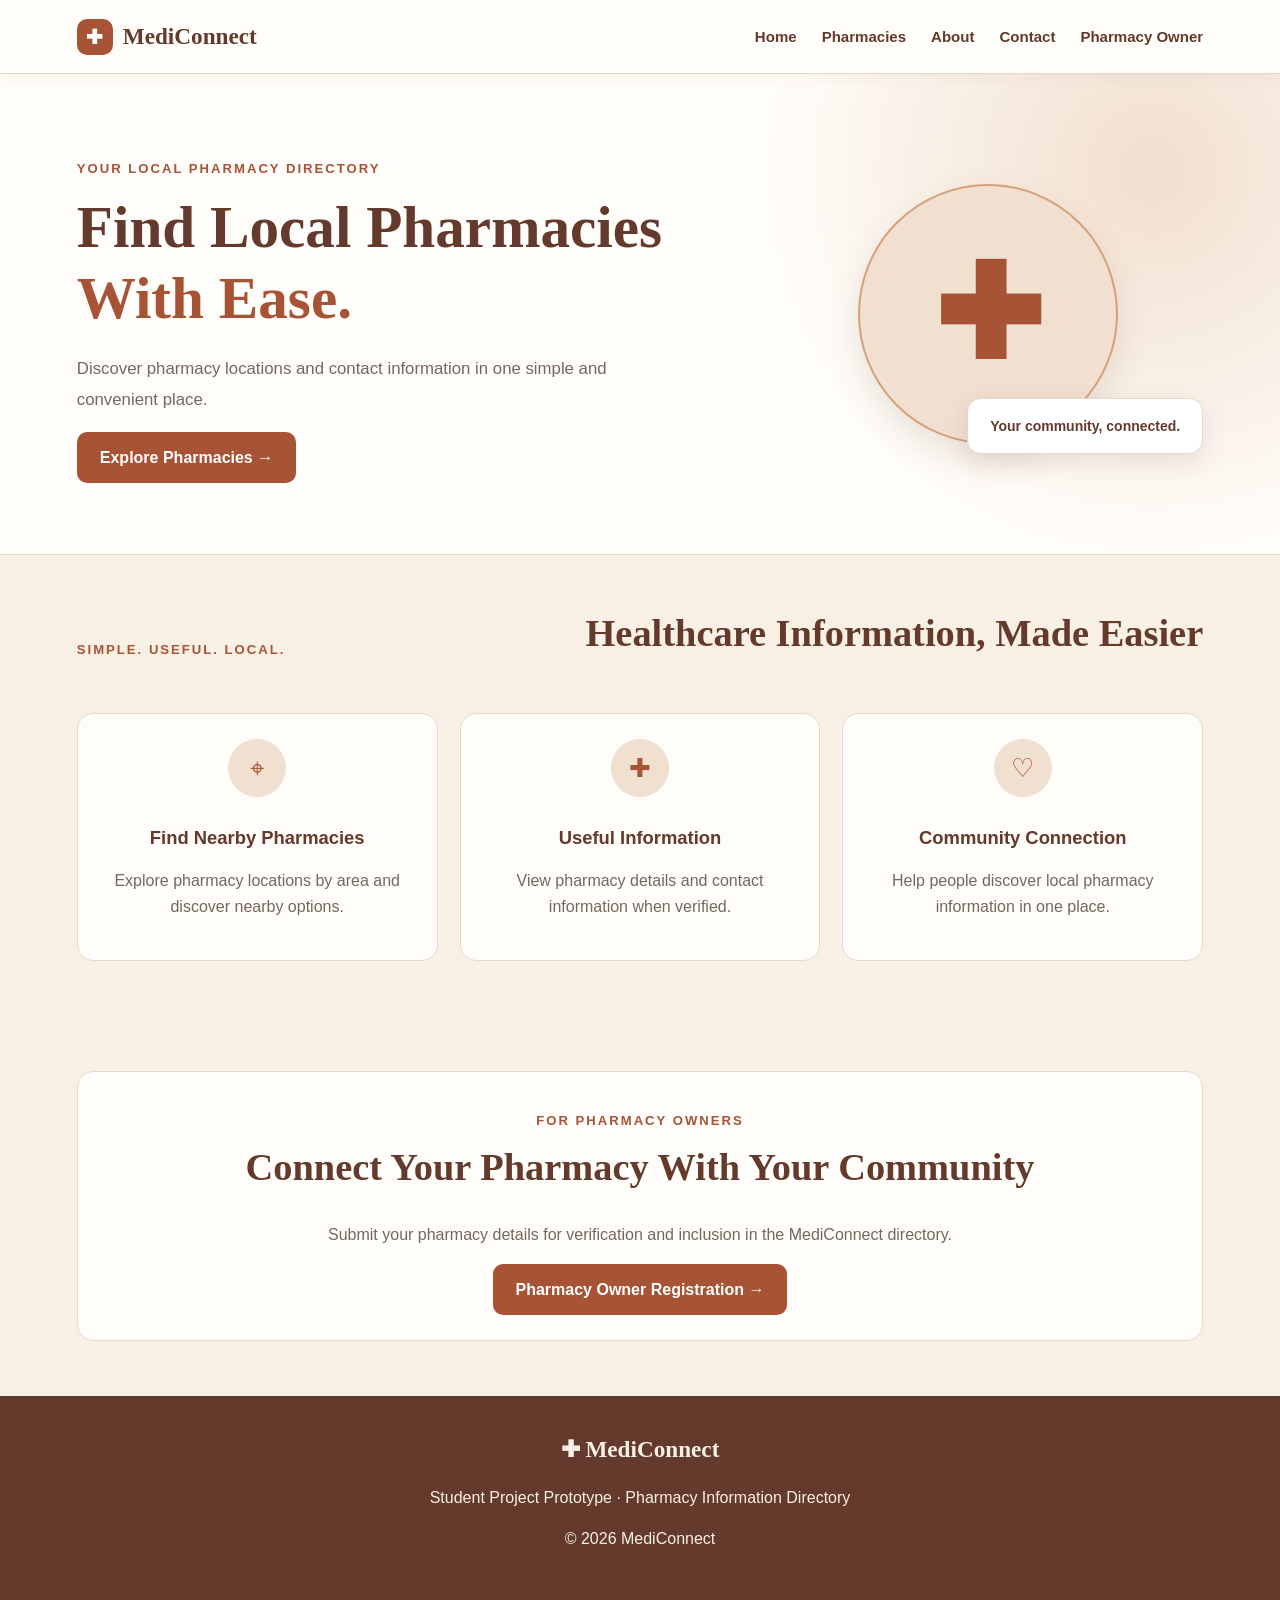
<file: index.html>
<!DOCTYPE html>
<html lang="en">
<head>
    <meta charset="UTF-8">
    <meta name="viewport" content="width=device-width, initial-scale=1.0">
    <title>MediConnect | Home</title>
    <link rel="stylesheet" href="style.css">
</head>
<body>

    <!-- Navigation -->
    <header class="navbar">
        <a href="index.html" class="logo">
            <span class="logo-icon">✚</span>
            MediConnect
        </a>

        <nav>
            <a href="index.html">Home</a>
            <a href="pharmacies.html">Pharmacies</a>
            <a href="about.html">About</a>
            <a href="contact.html">Contact</a>
            <a href="owner.html">Pharmacy Owner</a>
        </nav>
    </header>

    <main>
        <!-- Home Hero -->
        <section class="hero" id="home">
            <div class="hero-content">
                <p class="eyebrow">YOUR LOCAL PHARMACY DIRECTORY</p>

                <h1>
                    Find Local Pharmacies
                    <span>With Ease.</span>
                </h1>

                <p class="hero-description">
                    Discover pharmacy locations and contact information
                    in one simple and convenient place.
                </p>

                <a href="pharmacies.html" class="primary-button">
                    Explore Pharmacies →
                </a>
            </div>

            <div class="hero-art" aria-hidden="true">
                <div class="medical-circle">
                    <span>✚</span>
                </div>
                <div class="floating-card">
                    Your community, connected.
                </div>
            </div>
        </section>

        <!-- Features -->
        <section class="section">
            <div class="section-heading">
                <p class="eyebrow">SIMPLE. USEFUL. LOCAL.</p>
                <h2>Healthcare Information, Made Easier</h2>
            </div>

            <div class="feature-grid">

                <article class="feature-card">
                    <div class="feature-icon">⌖</div>
                    <h3>Find Nearby Pharmacies</h3>
                    <p>
                        Explore pharmacy locations by area
                        and discover nearby options.
                    </p>
                </article>

                <article class="feature-card">
                    <div class="feature-icon">✚</div>
                    <h3>Useful Information</h3>
                    <p>
                        View pharmacy details and contact
                        information when verified.
                    </p>
                </article>

                <article class="feature-card">
                    <div class="feature-icon">♡</div>
                    <h3>Community Connection</h3>
                    <p>
                        Help people discover local pharmacy
                        information in one place.
                    </p>
                </article>

            </div>
        </section>

        <!-- Pharmacy Owner Invitation -->
        <section class="section">
            <div class="feature-card">
                <p class="eyebrow">FOR PHARMACY OWNERS</p>
                <h2>Connect Your Pharmacy With Your Community</h2>
                <p>
                    Submit your pharmacy details for verification
                    and inclusion in the MediConnect directory.
                </p>
                <a href="owner.html" class="primary-button">
                    Pharmacy Owner Registration →
                </a>
            </div>
        </section>
    </main>

    <!-- Footer -->
    <footer>
        <a href="index.html" class="logo footer-logo">
            ✚ MediConnect
        </a>

        <p>Student Project Prototype · Pharmacy Information Directory</p>
        <p>© 2026 MediConnect</p>
    </footer>

</body>
</html>
</file>
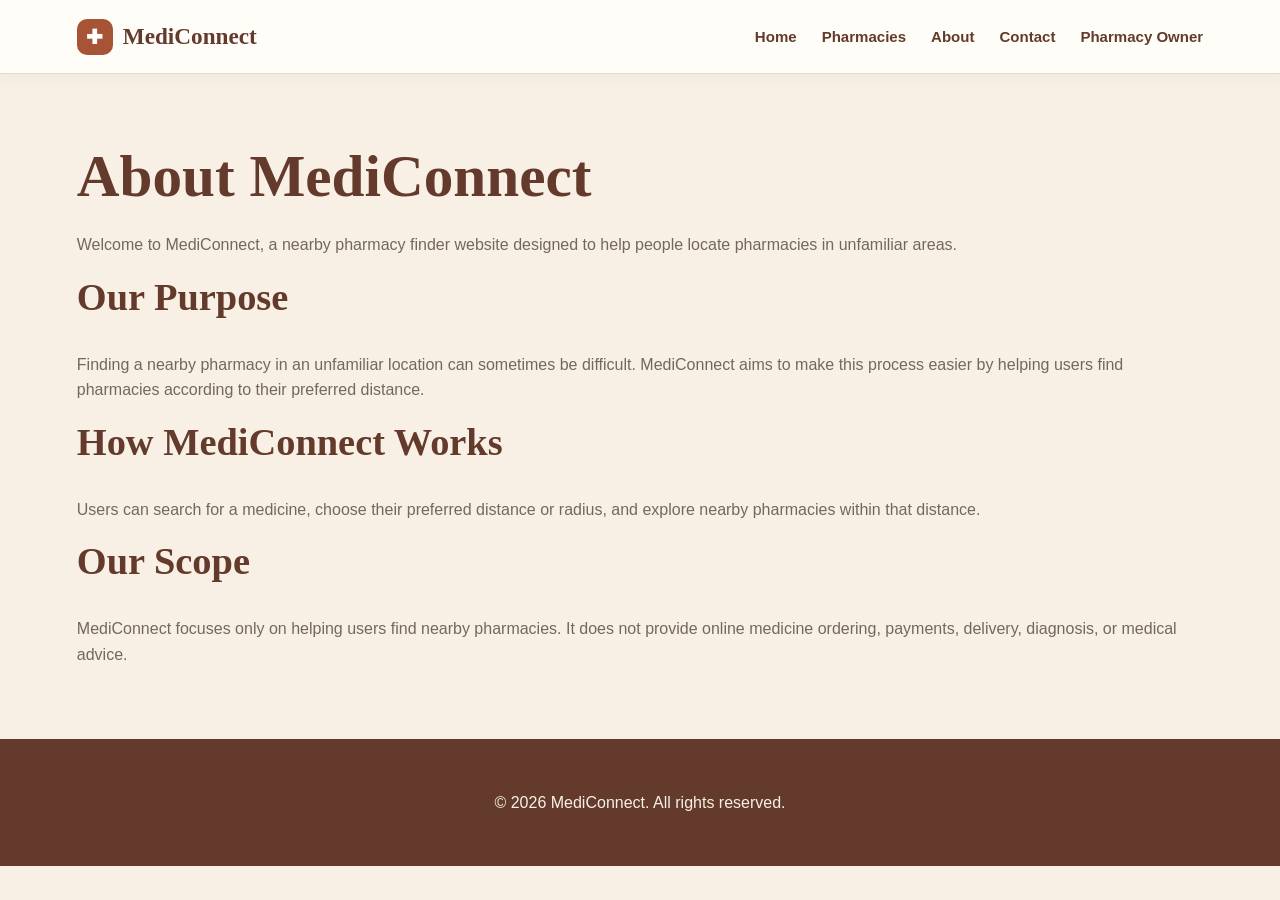
<file: about.html>
<!DOCTYPE html>
<html lang="en">
<head>
    <meta charset="UTF-8">
    <meta name="viewport" content="width=device-width, initial-scale=1.0">
    <title>About Us | MediConnect</title>
    <link rel="stylesheet" href="style.css">
</head>
<body>
<!-- Navigation -->
    <header class="navbar">
        <a href="index.html" class="logo">
            <span class="logo-icon">✚</span>
            MediConnect
        </a>

        <nav>
            <a href="index.html">Home</a>
            <a href="pharmacies.html">Pharmacies</a>
            <a href="about.html">About</a>
            <a href="contact.html">Contact</a>
            <a href="owner.html">Pharmacy Owner</a>
        </nav>
    </header>

    <!-- About Section -->
    <main>
        <section class="about-section">
            <h1>About MediConnect</h1>

            <p>
                Welcome to MediConnect, a nearby pharmacy finder
                website designed to help people locate pharmacies
                in unfamiliar areas.
            </p>

            <h2>Our Purpose</h2>
            <p>
                Finding a nearby pharmacy in an unfamiliar location
                can sometimes be difficult. MediConnect aims to make
                this process easier by helping users find pharmacies
                according to their preferred distance.
            </p>

            <h2>How MediConnect Works</h2>
            <p>
                Users can search for a medicine, choose their
                preferred distance or radius, and explore nearby
                pharmacies within that distance.
            </p>

            <h2>Our Scope</h2>
            <p>
                MediConnect focuses only on helping users find
                nearby pharmacies. It does not provide online
                medicine ordering, payments, delivery, diagnosis,
                or medical advice.
            </p>
        </section>
    </main>

    <!-- Footer -->
    <footer>
        <p>&copy; 2026 MediConnect. All rights reserved.</p>
    </footer>

</body>
</html>
</file>
<file: style.css>
/* =====================================
   MEDICONNECT — SUN-BAKED EARTH THEME
   Terracotta • Cream • Tan
===================================== */

:root {
  --terracotta: #A65336;
  --terracotta-dark: #85412B;
  --cream: #F8F0E5;
  --cream-light: #FFFDF9;
  --tan: #D6A17A;
  --earth-brown: #633A2B;
  --text-dark: #332B27;
  --text-muted: #75675E;
  --white: #FFFFFF;
  --soft-border: #E8D8C8;
  --soft-peach: #F1DFCF;
  --success: #47765A;
  --danger: #B94A48;
  --shadow: 0 8px 24px rgba(99, 58, 43, 0.09);
}

/* Reset */
* {
  box-sizing: border-box;
}

html {
  scroll-behavior: smooth;
}

body {
  margin: 0;
  background: var(--cream);
  color: var(--text-dark);
  font-family: "Segoe UI", Arial, sans-serif;
  font-size: 16px;
  line-height: 1.6;
}

img {
  max-width: 100%;
}

a {
  color: var(--terracotta);
  text-decoration: none;
  transition: color 0.2s ease;
}

a:hover {
  color: var(--terracotta-dark);
}

button,
input,
select,
textarea {
  font: inherit;
}

button {
  cursor: pointer;
}

/* Navigation */
.navbar,
header.navbar {
  position: sticky;
  top: 0;
  z-index: 100;
  display: flex;
  align-items: center;
  justify-content: space-between;
  flex-wrap: wrap;
  gap: 18px;
  padding: 18px 6%;
  background: rgba(255, 253, 249, 0.97);
  border-bottom: 1px solid var(--soft-border);
  box-shadow: 0 3px 15px rgba(99, 58, 43, 0.05);
}

.navbar nav {
  display: flex;
  align-items: center;
  flex-wrap: wrap;
  gap: 25px;
}

.navbar nav a {
  color: var(--earth-brown);
  font-size: 0.94rem;
  font-weight: 600;
}

.navbar nav a:hover {
  color: var(--terracotta);
}

/* Main page sections */
main {
  width: 100%;
}

section {
  padding: 55px 6%;
}

h1,
h2,
h3 {
  color: var(--earth-brown);
  line-height: 1.2;
}

h1,
h2 {
  font-family: Georgia, "Times New Roman", serif;
}

h1 {
  font-size: clamp(2.2rem, 5vw, 3.7rem);
  margin: 12px 0 20px;
}

h2 {
  font-size: clamp(1.7rem, 3vw, 2.4rem);
  margin-top: 0;
}

h3 {
  font-size: 1.15rem;
}

p {
  color: var(--text-muted);
}

.eyebrow {
  color: var(--terracotta);
  font-size: 0.82rem;
  font-weight: 700;
  letter-spacing: 2px;
  text-transform: uppercase;
}

/* Hero */
.hero {
  display: flex;
  align-items: center;
  justify-content: space-between;
  flex-wrap: wrap;
  gap: 40px;
  min-height: 440px;
  padding: 65px 6%;
  background:
    radial-gradient(
      circle at 90% 20%,
      var(--soft-peach) 0,
      transparent 32%
    ),
    var(--cream-light);
  border-bottom: 1px solid var(--soft-border);
}

.hero-content {
  flex: 1 1 340px;
  max-width: 650px;
}

.hero-content h1 span {
  color: var(--terracotta);
}

.hero-description {
  max-width: 540px;
  font-size: 1.05rem;
  line-height: 1.8;
}

.hero-art {
  flex: 1 1 250px;
  min-width: 0;
  max-width: 430px;
  color: var(--terracotta);
}

/* Buttons */
.primary-button,
.secondary-button,
button,
input[type="submit"] {
  transition:
    background 0.2s ease,
    color 0.2s ease,
    transform 0.2s ease,
    box-shadow 0.2s ease;
}

.primary-button,
.secondary-button,
button,
input[type="submit"] {
  display: inline-block;
  padding: 12px 22px;
  border: 1px solid transparent;
  border-radius: 10px;
  font-weight: 600;
}

.primary-button,
button,
input[type="submit"] {
  background: var(--terracotta);
  color: var(--white);
}

.primary-button:hover,
button:hover,
input[type="submit"]:hover {
  background: var(--terracotta-dark);
  color: var(--white);
  box-shadow: var(--shadow);
  transform: translateY(-1px);
}

.secondary-button {
  background: transparent;
  border-color: var(--terracotta);
  color: var(--terracotta);
}

.secondary-button:hover {
  background: var(--soft-peach);
  color: var(--earth-brown);
}

/* Search forms */
.search-form,
.search-box {
  display: flex;
  align-items: center;
  flex-wrap: wrap;
  gap: 10px;
  width: 100%;
  max-width: 650px;
  margin: 25px 0;
  padding: 8px;
  background: var(--white);
  border: 1px solid var(--soft-border);
  border-radius: 14px;
  box-shadow: 0 5px 18px rgba(99, 58, 43, 0.06);
}

.search-form input,
.search-box input {
  flex: 1 1 180px;
  min-width: 0;
  padding: 12px;
  border: none;
  outline: none;
  background: transparent;
  color: var(--text-dark);
}

input:focus,
select:focus,
textarea:focus {
  border-color: var(--terracotta);
  outline: 2px solid rgba(166, 83, 54, 0.15);
}

/* General content */
.section-heading {
  display: flex;
  align-items: center;
  justify-content: space-between;
  flex-wrap: wrap;
  gap: 15px;
  margin-bottom: 25px;
}

.features,
.feature-grid,
.pharmacy-grid,
.cards-container {
  display: grid;
  grid-template-columns: repeat(3, minmax(0, 1fr));
  gap: 22px;
}

/* Feature cards */
.feature,
.feature-card {
  padding: 25px 20px;
  background: var(--cream-light);
  border: 1px solid var(--soft-border);
  border-radius: 16px;
  text-align: center;
}

.feature-icon,
.feature-card .icon {
  display: inline-flex;
  align-items: center;
  justify-content: center;
  width: 58px;
  height: 58px;
  margin-bottom: 12px;
  background: var(--soft-peach);
  border-radius: 50%;
  color: var(--terracotta);
  font-size: 1.6rem;
}

/* Pharmacy cards */
.pharmacy-card,
.card {
  overflow: hidden;
  background: var(--cream-light);
  border: 1px solid var(--soft-border);
  border-radius: 16px;
  box-shadow: var(--shadow);
  transition: transform 0.2s ease, box-shadow 0.2s ease;
}

.pharmacy-card:hover,
.card:hover {
  transform: translateY(-4px);
  box-shadow: 0 12px 28px rgba(99, 58, 43, 0.13);
}

.pharmacy-card img,
.card img {
  display: block;
  width: 100%;
  height: 190px;
  object-fit: cover;
}

.pharmacy-card-content,
.card-content {
  padding: 20px;
}

.pharmacy-card h3,
.card h3 {
  margin-top: 0;
}

.pharmacy-card p,
.card p {
  margin: 8px 0;
  font-size: 0.94rem;
}

/* Open / Closed status */
.status,
.badge {
  display: inline-block;
  padding: 4px 10px;
  border-radius: 20px;
  font-size: 0.8rem;
  font-weight: 700;
}

.status.open,
.badge.open {
  background: #E0EEE2;
  color: #285B37;
}

.status.closed,
.badge.closed {
  background: #F6E2DE;
  color: #963F35;
}

.status.pending,
.badge.pending {
  background: #F5E9D5;
  color: #79531F;
}

/* Forms and registration */
form {
  width: 100%;
}

.form-container,
.registration-form,
.contact-form {
  width: 100%;
  max-width: 650px;
  margin: 0 auto;
  padding: 30px;
  background: var(--cream-light);
  border: 1px solid var(--soft-border);
  border-radius: 18px;
  box-shadow: var(--shadow);
}

label {
  display: block;
  margin-bottom: 6px;
  color: var(--earth-brown);
  font-weight: 600;
}

.form-group {
  margin-bottom: 18px;
}

form input:not([type="checkbox"]):not([type="radio"]):not([type="submit"]),
form select,
form textarea {
  width: 100%;
  padding: 12px 14px;
  background: var(--white);
  border: 1px solid var(--soft-border);
  border-radius: 9px;
  color: var(--text-dark);
}

form textarea {
  min-height: 120px;
  resize: vertical;
}

/* About / Contact */
.about-content,
.contact-content {
  max-width: 900px;
  margin: 0 auto;
}

.about-content p,
.contact-content p {
  line-height: 1.9;
}

/* Popup / modal support */
.modal,
.popup,
.modal-content,
.popup-content {
  background: var(--cream-light);
  color: var(--text-dark);
  border: 1px solid var(--soft-border);
  border-radius: 16px;
  box-shadow: 0 15px 45px rgba(51, 43, 39, 0.2);
}

.modal h2,
.popup h2,
.modal-content h2,
.popup-content h2 {
  color: var(--earth-brown);
}

/* Footer */
footer {
  padding: 35px 6%;
  background: var(--earth-brown);
  color: var(--cream);
  text-align: center;
}

footer p,
footer a {
  color: var(--cream);
}

footer a:hover {
  color: var(--tan);
}

/* Images, dividers and small details */
hr {
  border: 0;
  border-top: 1px solid var(--soft-border);
}

::selection {
  background: var(--tan);
  color: var(--text-dark);
}

/* Responsive layout */
@media (max-width: 850px) {
  .features,
  .feature-grid,
  .pharmacy-grid,
  .cards-container {
    grid-template-columns: repeat(2, minmax(0, 1fr));
  }

  .hero {
    gap: 25px;
    padding-top: 45px;
    padding-bottom: 45px;
  }
}

@media (max-width: 600px) {
  .navbar,
  header.navbar {
    align-items: flex-start;
    padding: 15px 5%;
  }

  .navbar nav {
    gap: 12px 18px;
  }

  .navbar nav a {
    font-size: 0.88rem;
  }

  section {
    padding: 38px 5%;
  }

  .hero {
    padding: 40px 5%;
  }

  .hero-content {
    flex-basis: 100%;
  }

  .features,
  .feature-grid,
  .pharmacy-grid,
  .cards-container {
    grid-template-columns: 1fr;
  }

  .search-form,
  .search-box {
    align-items: stretch;
  }

  .search-form button,
  .search-box button {
    width: 100%;
  }

  .form-container,
  .registration-form,
  .contact-form {
    padding: 20px;
  }
}

/* MediConnect Logo */
.navbar .logo,
footer .logo {
  display: inline-flex;
  align-items: center;
  gap: 10px;
  color: var(--earth-brown, #633A2B);
  font-family: Georgia, "Times New Roman", serif;
  font-size: 1.45rem;
  font-weight: 700;
  text-decoration: none;
  white-space: nowrap;
}

.logo-icon {
  display: inline-flex;
  align-items: center;
  justify-content: center;
  width: 36px;
  height: 36px;
  flex-shrink: 0;
  background: var(--terracotta, #A65336);
  color: #FFFFFF;
  border-radius: 10px;
  font-family: Arial, sans-serif;
  font-size: 1.25rem;
  line-height: 1;
}

footer .footer-logo {
  color: var(--cream, #F8F0E5);
}

footer .footer-logo:hover {
  color: var(--tan, #D6A17A);
}

/* MediConnect Hero Medical Visual */

.hero-art {
  display: flex;
  align-items: center;
  justify-content: center;
  position: relative;
  min-height: 350px;
  flex: 1;
}

.medical-circle {
  width: 260px;
  height: 260px;
  border-radius: 50%;
  background: #F1DFCF;
  border: 2px solid #D6A17A;
  display: flex;
  align-items: center;
  justify-content: center;
  box-shadow: 0 15px 35px rgba(99, 58, 43, 0.12);
}

.medical-circle span {
  font-family: Arial, sans-serif;
  font-size: 130px;
  font-weight: bold;
  color: #A65336;
  line-height: 1;
}

.floating-card {
  position: absolute;
  bottom: 35px;
  right: 0;
  background: #FFFFFF;
  color: #633A2B;
  padding: 16px 22px;
  border: 1px solid #E8D8C8;
  border-radius: 14px;
  box-shadow: 0 8px 24px rgba(99, 58, 43, 0.12);
  font-size: 14px;
  font-weight: 600;
}

.hero {
  display: flex;
  align-items: center;
  justify-content: space-between;
  gap: 35px;
}

.hero-content {
  flex: 1;
}

@media (max-width: 768px) {
  .hero {
    flex-direction: column;
    text-align: center;
  }

  .hero-art {
    width: 100%;
    min-height: 300px;
  }

  .medical-circle {
    width: 210px;
    height: 210px;
  }

  .medical-circle span {
    font-size: 105px;
  }

  .floating-card {
    right: 5%;
    bottom: 10px;
  }
}

/* ==================================
   MEDICONNECT PHARMACY PAGE LAYOUT
   Homepage styling stays unchanged
================================== */

.directory.section {
  width: 100%;
  max-width: 1200px;
  margin: 0 auto;
  padding: 45px 5%;
}

.directory .section-heading {
  display: block;
  text-align: center;
  margin-bottom: 30px;
}

.directory .section-heading h1 {
  margin: 10px 0 15px;
}

.location-panel {
  width: 100%;
  max-width: 850px;
  margin: 25px auto;
  padding: 30px;
  background: #FFFDF9;
  border: 1px solid #E8D8C8;
  border-radius: 20px;
  box-shadow: 0 8px 24px rgba(99, 58, 43, 0.09);
}

.location-panel h2 {
  text-align: center;
  margin-bottom: 8px;
}

.location-panel > p {
  text-align: center;
}

.location-panel button {
  display: block;
  margin: 20px auto;
}

#locationMessage,
#resultsMessage {
  text-align: center;
}

#medicineInput {
  display: block;
  width: 100%;
  min-height: 48px;
  margin: 8px 0 22px;
  padding: 12px 14px;
  border: 1px solid #E8D8C8;
  border-radius: 10px;
  background: #FFFFFF;
}

.distance-options {
  display: grid;
  grid-template-columns: repeat(3, minmax(0, 1fr));
  gap: 12px;
  margin: 12px 0 22px;
}

.distance-options label {
  display: flex;
  align-items: center;
  justify-content: center;
  gap: 8px;
  margin: 0;
  padding: 13px 8px;
  border: 1px solid #E8D8C8;
  border-radius: 10px;
  background: #F8F0E5;
  cursor: pointer;
}

.distance-options label:has(input:checked) {
  background: #F1DFCF;
  border-color: #A65336;
  color: #85412B;
}

#pharmacyResults {
  width: 100%;
  max-width: 1000px;
  margin: 35px auto 0;
}

@media (max-width: 600px) {
  .directory.section {
    padding: 30px 5%;
  }

  .location-panel {
    padding: 20px;
  }

  .distance-options {
    gap: 7px;
  }
}
</file>
